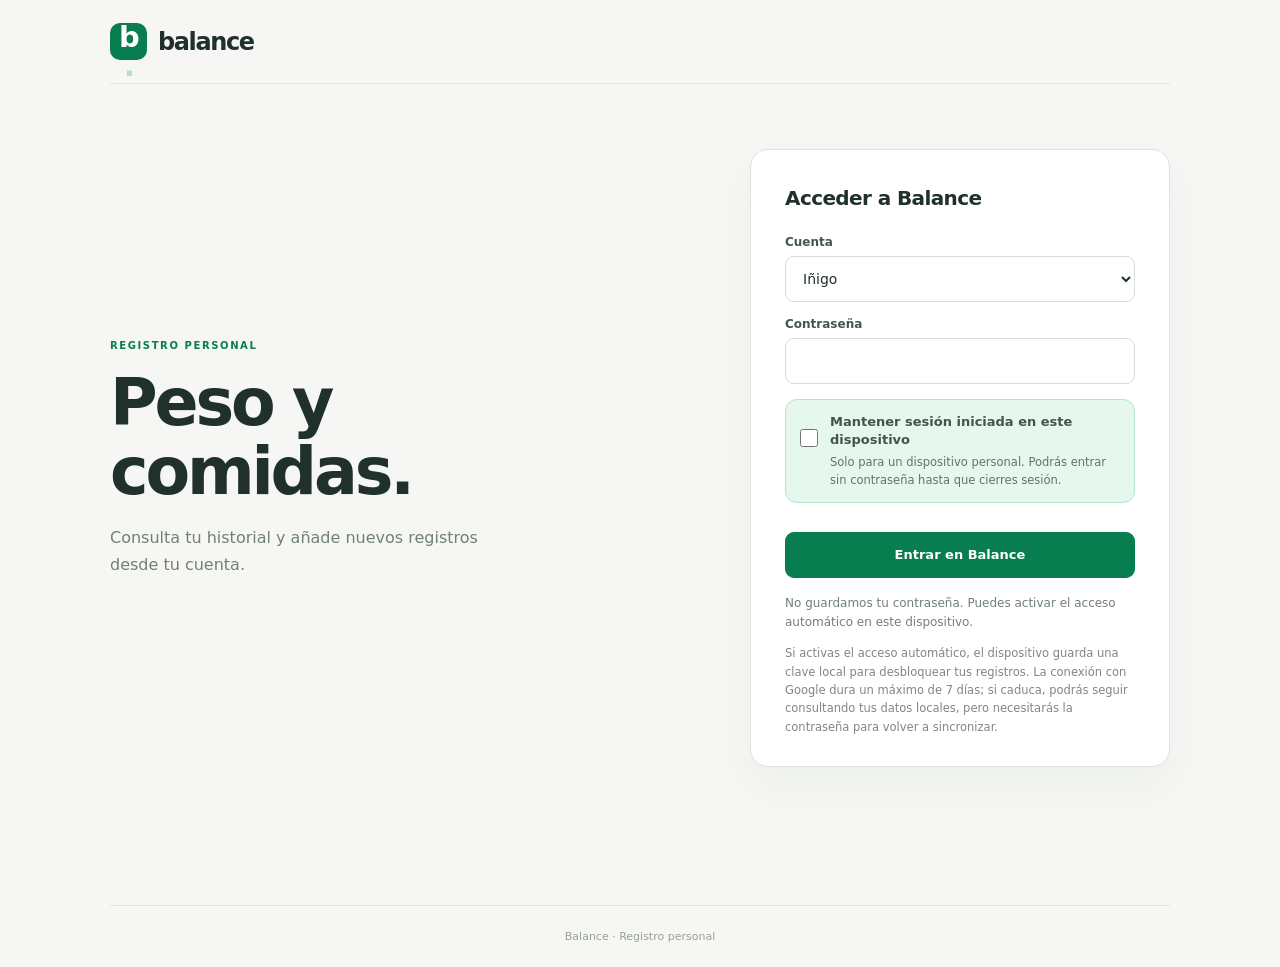
<file: index.html>
<!doctype html>
<html lang="es">
<head>
  <meta charset="utf-8">
  <meta name="viewport" content="width=device-width, initial-scale=1, viewport-fit=cover">
  <meta name="theme-color" content="#f6f7f4">
  <meta name="color-scheme" content="light">
  <meta name="apple-mobile-web-app-capable" content="yes">
  <meta name="apple-mobile-web-app-title" content="Balance">
  <meta name="description" content="Balance: registro privado de peso y comidas.">
  <link rel="icon" type="image/svg+xml" href="./icon.svg">
  <link rel="manifest" href="./manifest.webmanifest">
  <link rel="stylesheet" href="./styles.css">
  <title>Balance · Seguimiento personal</title>
</head>
<body>
  <div class="shell">
    <header class="topbar">
      <button class="brand brand-button" id="brand-home" type="button" aria-label="Ir a Peso">
        <span class="brand-mark" aria-hidden="true">b<span class="brand-dot">.</span></span>
        <span>balance</span>
      </button>
      <div class="user-actions" id="user-actions" hidden>
        <button type="button" class="user-trigger" id="user-menu-trigger"
          aria-haspopup="true" aria-expanded="false" aria-controls="user-menu-panel">
          <span class="user-avatar" id="account-avatar" aria-hidden="true">I</span>
          <span id="account-label">Cuenta</span>
          <span class="user-chevron" aria-hidden="true">⌄</span>
        </button>
        <div class="user-menu-panel" id="user-menu-panel" hidden>
          <button type="button" class="user-menu-item" id="open-settings">Ajustes</button>
          <button type="button" class="user-menu-item" id="sync-now">Sincronizar ahora</button>
          <div class="user-menu-divider" role="separator"></div>
          <button type="button" class="user-menu-item user-menu-exit" id="logout">Cerrar sesión</button>
        </div>
      </div>
    </header>


    <section class="login-screen" id="login-screen">
      <div class="login-intro">
        <span class="eyebrow">REGISTRO PERSONAL</span>
        <h1>Peso y comidas.</h1>
        <p>Consulta tu historial y añade nuevos registros desde tu cuenta.</p>
      </div>
      <form id="login-form" class="panel login-panel form-stack">
        <h2>Acceder a Balance</h2>
        <label for="login-user">Cuenta</label>
        <select id="login-user" required>
          <option value="inigo">Iñigo</option>
          <option value="clara">Clara</option>
        </select>
        <label for="login-password">Contraseña</label>
        <input id="login-password" type="password" autocomplete="current-password" minlength="14" maxlength="200" required>
        <label class="remember-login" for="remember-device">
          <input id="remember-device" type="checkbox">
          <span><strong>Mantener sesión iniciada en este dispositivo</strong>
          <small>Solo para un dispositivo personal. Podrás entrar sin contraseña hasta que cierres sesión.</small></span>
        </label>
        <button id="login-submit" type="submit" class="primary-button">Entrar en Balance</button>
        <div id="login-status" class="backend-status" role="status" aria-live="polite">No guardamos tu contraseña. Puedes activar el acceso automático en este dispositivo.</div>
        <p class="field-hint">Si activas el acceso automático, el dispositivo guarda una clave local para desbloquear tus registros. La conexión con Google dura un máximo de 7 días; si caduca, podrás seguir consultando tus datos locales, pero necesitarás la contraseña para volver a sincronizar.</p>
      </form>
    </section>

    <nav class="main-nav" aria-label="Secciones" hidden>
      <button type="button" class="nav-item active" data-route="peso" aria-current="page">Peso</button>
      <button type="button" class="nav-item" data-route="comidas">Comidas</button>
    </nav>

    <main id="main-content" hidden>
      <section class="view" data-view="peso">
        <div class="page-head">
          <span class="eyebrow">SEGUIMIENTO</span>
          <div class="page-head-line"><h1>Peso</h1><button type="button" class="calendar-launch" id="open-calendar-weight"><span aria-hidden="true">▦</span> Calendario</button></div>
          <p>Consulta la evolución, tus medidas y los registros por día.</p>
        </div>
        <div class="weight-summary" aria-label="Resumen de peso">
          <div class="weight-summary-item weight-summary-primary">
            <span>Último peso</span>
            <strong id="metric-weight">—</strong>
            <small id="metric-weight-date">Aún no hay registros</small>
          </div>
          <div class="weight-summary-item">
            <span>Objetivo</span>
            <strong id="metric-goal">—</strong>
            <small id="metric-goal-info">Puedes definirlo en Ajustes</small>
          </div>
        </div>
        <div class="health-overview" aria-label="Indicadores de peso">
          <div class="health-item" id="health-bmi">
            <span>IMC</span>
            <strong id="metric-bmi">—</strong>
            <small id="metric-height">Configura la altura en Ajustes</small>
          </div>
          <div class="health-item" id="health-classification">
            <span>Clasificación</span>
            <strong class="health-label" id="metric-bmi-status">—</strong>
            <small id="metric-bmi-note">Orientativa para adultos</small>
          </div>
          <div class="health-item" id="health-change">
            <span>Último cambio</span>
            <strong id="metric-change">—</strong>
            <small>Respecto al pesaje anterior</small>
          </div>
          <div class="health-item" id="health-avg7">
            <span>Media de 7 días</span>
            <strong id="metric-avg7">—</strong>
            <small>Solo días con pesajes</small>
          </div>
        </div>
        <div id="period-compare" class="period-compare" aria-live="polite"></div>
        <article id="progress-card" class="panel progress-panel" hidden>
          <div class="section-title"><h2>Tu progreso</h2><span id="progress-status"></span></div>
          <div class="progress-track"><div id="progress-fill" class="progress-fill"></div></div>
          <p id="progress-copy" class="field-hint"></p>
        </article>
        <div class="content-grid weight-content-grid">
          <article class="panel">
            <h2 id="weight-form-title">Nuevo pesaje</h2>
            <form id="weight-form" class="form-stack">
              <div class="date-field-header">
                <label for="weight-date">Fecha</label>
                <button type="button" class="date-today" id="weight-today">Hoy</button>
              </div>
              <input id="weight-date" name="date" type="date" required>
              <label for="weight-value">Peso (kg)</label>
              <input id="weight-value" name="value" type="number" step="0.1" min="15" max="500" placeholder="Ej.: 75,2" inputmode="decimal" required>
              <button type="submit" class="primary-button" id="weight-submit">Guardar peso</button>
              <button type="button" class="text-button" id="weight-cancel" hidden>Cancelar edición</button>
            </form>
          </article>
          <article class="panel graph-panel">
            <div class="section-title chart-header">
              <div><h2>Evolución</h2><span id="weight-trend">Sin datos</span></div>
              <label class="chart-period-label" for="chart-period">
                <span class="visually-hidden">Periodo de la gráfica</span>
                <select id="chart-period">
                  <option value="30">30 días</option>
                  <option value="90" selected>90 días</option>
                  <option value="365">1 año</option>
                  <option value="all">Todo</option>
                </select>
              </label>
            </div>
            <div id="weight-chart" class="chart-container"><p class="empty-state">Aquí aparecerá tu gráfica cuando registres pesajes.</p></div>
            <div class="chart-legend"><span class="legend-actual">Pesajes</span><span class="legend-trend">Tendencia (7 días)</span><span class="legend-target">Objetivo</span></div>
            <div id="chart-point-detail" class="chart-point-detail" role="status" aria-live="polite"></div>
          </article>
        </div>
        <article class="panel measures-panel">
          <div class="section-title"><h2>Medidas corporales</h2></div>
          <p class="field-hint">Registra cintura, cadera, pecho o brazo, solo cuando quieras.</p>
          <div class="measure-chart-controls">
            <label for="measure-chart-kind">Evolución de <select id="measure-chart-kind">
              <option value="waistCm">Cintura</option><option value="hipCm">Cadera</option>
              <option value="chestCm">Pecho</option><option value="armCm">Brazo</option>
            </select></label>
            <span id="measure-chart-change"></span>
          </div>
          <div id="measure-chart" class="measure-chart" role="img" aria-label="Evolución de las medidas corporales"></div>
          <div id="measure-list" class="record-list"></div>
        </article>
        <article class="panel measure-editor-holder">
          <h2 id="measure-form-title">Registrar medidas</h2>
          <form id="measure-form" class="form-stack">
            <div class="date-field-header"><label for="measure-date">Fecha</label><button type="button" id="measure-today" class="date-today">Hoy</button></div>
            <input type="date" id="measure-date" required>
            <div class="measure-fields">
              <label>Cintura (cm)<input id="measure-waist" type="number" inputmode="decimal" min="10" max="250" step="0.1" placeholder="Opcional"></label>
              <label>Cadera (cm)<input id="measure-hip" type="number" inputmode="decimal" min="10" max="250" step="0.1" placeholder="Opcional"></label>
              <label>Pecho (cm)<input id="measure-chest" type="number" inputmode="decimal" min="10" max="250" step="0.1" placeholder="Opcional"></label>
              <label>Brazo (cm)<input id="measure-arm" type="number" inputmode="decimal" min="10" max="250" step="0.1" placeholder="Opcional"></label>
            </div>
            <label for="measure-notes">Observaciones <span class="optional">(opcional)</span></label>
            <textarea id="measure-notes" maxlength="400" rows="2" placeholder="Algo que quieras recordar"></textarea>
            <p id="extras-support-measure" class="field-hint" hidden></p>
            <button type="submit" id="measure-submit" class="primary-button">Guardar medidas</button>
          </form>
        </article>
        <article class="panel record-panel">
          <div class="section-title"><h2>Historial</h2><span id="weight-count">0 registros</span></div>
          <div id="weight-list" class="record-list"></div>
        </article>
      </section>

      <section class="view" data-view="comidas" hidden>
        <div class="page-head">
          <span class="eyebrow">DIARIO</span>
          <div class="page-head-line"><h1>Comidas</h1><button type="button" class="calendar-launch" id="open-calendar-meal"><span aria-hidden="true">▦</span> Calendario</button></div>
          <p>Consulta tu diario y organiza las comidas por fecha.</p>
        </div>
        <div class="content-grid meal-content-grid">
          <article class="panel">
            <h2 id="meal-form-title">Nueva comida</h2>
            <form id="meal-form" class="form-stack">
              <div class="date-field-header">
                <label for="meal-date">Fecha</label>
                <button type="button" class="date-today" id="meal-today">Hoy</button>
              </div>
              <input id="meal-date" name="date" type="date" required>
              <label for="meal-type">Tipo de comida</label>
              <select id="meal-type" name="type" required>
                <option>Desayuno</option><option>Media mañana</option><option>Comida</option><option>Merienda</option><option>Cena</option><option>Otro</option>
              </select>
              <label for="meal-description">¿Qué has comido?</label>
              <textarea id="meal-description" name="description" rows="3" maxlength="400" placeholder="Ej.: Pasta con verduras y fruta" required></textarea>
              <label for="meal-notes">Observaciones <span class="optional">(opcional)</span></label>
              <textarea id="meal-notes" name="notes" rows="2" maxlength="600" placeholder="Algo que quieras recordar"></textarea>
              <button type="submit" class="primary-button" id="meal-submit">Guardar comida</button>
              <button type="button" class="text-button" id="meal-cancel" hidden>Cancelar edición</button>
            </form>
          </article>
          <article class="panel record-panel">
            <div class="section-title history-heading">
              <div><h2>Historial</h2><span id="meal-count">0 registros</span></div>
              <label class="meal-filter-label" for="meal-filter">
                <span class="visually-hidden">Filtrar comidas</span>
                <select id="meal-filter">
                  <option value="all">Todas</option>
                  <option value="Desayuno">Desayuno</option>
                  <option value="Media mañana">Media mañana</option>
                  <option value="Comida">Comida</option>
                  <option value="Merienda">Merienda</option>
                  <option value="Cena">Cena</option>
                  <option value="Otro">Otro</option>
                </select>
              </label>
            </div>
            <label for="meal-search" class="meal-search-label"><span class="visually-hidden">Buscar comidas</span>
              <input type="search" id="meal-search" placeholder="Buscar comidas por nombre o notas…" autocomplete="off" maxlength="120">
            </label>
            <div id="meal-list" class="record-list"></div>
          </article>
        </div>
      </section>

      <section class="view" data-view="ajustes" hidden>
  <div id="settings-home">
    <button type="button" class="back-button" id="settings-back">← Volver</button>
    <div class="page-head">
      <span class="eyebrow">TU CUENTA</span>
      <h1>Ajustes</h1>
      <p>Personaliza Balance y gestiona la información de tu cuenta.</p>
    </div>
    <div class="settings-directory">
      <section class="settings-category" aria-labelledby="settings-personal-title">
        <h2 id="settings-personal-title" class="settings-category-title">Personalización y seguimiento</h2>
        <div class="settings-links">
          <button type="button" class="settings-link" data-settings-target="apariencia" aria-label="Apariencia">
  <span class="settings-link-icon" aria-hidden="true"><svg viewBox="0 0 24 24" fill="none" stroke="currentColor" stroke-width="1.8" stroke-linecap="round" stroke-linejoin="round"><circle cx="11.5" cy="12" r="8.3"/><path d="M16 16.5c-1.1-1-2.1-.5-2.5.4-.4.9-1.3 1.4-2.3.8"/><circle cx="8" cy="9" r=".7"/><circle cx="12" cy="7.4" r=".7"/><circle cx="16" cy="10" r=".7"/></svg></span>
  <span class="settings-link-copy"><strong>Apariencia</strong><small>Colores de la aplicación</small></span>
  <span class="settings-link-arrow" aria-hidden="true">›</span>
</button>
          <button type="button" class="settings-link" data-settings-target="visualizacion" aria-label="Indicadores visibles">
  <span class="settings-link-icon" aria-hidden="true"><svg viewBox="0 0 24 24" fill="none" stroke="currentColor" stroke-width="1.8" stroke-linecap="round" stroke-linejoin="round"><path d="M4 7h16M4 12h16M4 17h16"/><circle cx="9" cy="7" r="2" fill="currentColor"/><circle cx="15" cy="12" r="2" fill="currentColor"/></svg></span>
  <span class="settings-link-copy"><strong>Indicadores visibles</strong><small>Personaliza el resumen de Peso</small></span>
  <span class="settings-link-arrow" aria-hidden="true">›</span>
</button>
          <button type="button" class="settings-link" data-settings-target="personales" aria-label="Datos personales">
  <span class="settings-link-icon" aria-hidden="true"><svg viewBox="0 0 24 24" fill="none" stroke="currentColor" stroke-width="1.8" stroke-linecap="round" stroke-linejoin="round"><circle cx="12" cy="8" r="3.4"/><path d="M5.2 20a6.8 6.8 0 0 1 13.6 0"/></svg></span>
  <span class="settings-link-copy"><strong>Datos personales</strong><small>Altura y fecha de nacimiento</small></span>
  <span class="settings-link-arrow" aria-hidden="true">›</span>
</button>
          <button type="button" class="settings-link" data-settings-target="objetivo" aria-label="Objetivo de peso">
  <span class="settings-link-icon" aria-hidden="true"><svg viewBox="0 0 24 24" fill="none" stroke="currentColor" stroke-width="1.8" stroke-linecap="round" stroke-linejoin="round"><circle cx="12" cy="12" r="8.5"/><circle cx="12" cy="12" r="4.5"/><circle cx="12" cy="12" r="1"/></svg></span>
  <span class="settings-link-copy"><strong>Objetivo de peso</strong><small>Consulta o cambia tu objetivo</small></span>
  <span class="settings-link-arrow" aria-hidden="true">›</span>
</button>
        </div>
      </section>
      <section class="settings-category" aria-labelledby="settings-data-title">
        <h2 id="settings-data-title" class="settings-category-title">Datos y privacidad</h2>
        <div class="settings-links">
          <button type="button" class="settings-link" data-settings-target="recordatorios" aria-label="Recordatorios">
  <span class="settings-link-icon" aria-hidden="true"><svg viewBox="0 0 24 24" fill="none" stroke="currentColor" stroke-width="1.8" stroke-linecap="round" stroke-linejoin="round"><path d="M18 8a6 6 0 0 0-12 0c0 7-3 7-3 9h18c0-2-3-2-3-9M10 21h4"/></svg></span>
  <span class="settings-link-copy"><strong>Recordatorios</strong><small>Avisos opcionales dentro de Balance</small></span>
  <span class="settings-link-arrow" aria-hidden="true">›</span>
</button>
          <button type="button" class="settings-link" data-settings-target="sincronizacion" aria-label="Sincronización">
  <span class="settings-link-icon" aria-hidden="true"><svg viewBox="0 0 24 24" fill="none" stroke="currentColor" stroke-width="1.8" stroke-linecap="round" stroke-linejoin="round"><path d="M20 7v4h-4"/><path d="M4 17v-4h4"/><path d="M5.8 9a7.5 7.5 0 0 1 12.6-2L20 11"/><path d="M4 13l1.6 4a7.5 7.5 0 0 0 12.6-2"/></svg></span>
  <span class="settings-link-copy"><strong>Sincronización</strong><small>Estado de conexión y guardado</small></span>
  <span class="settings-link-arrow" aria-hidden="true">›</span>
</button>
          <button type="button" class="settings-link" data-settings-target="exportacion" aria-label="Exportar datos">
  <span class="settings-link-icon" aria-hidden="true"><svg viewBox="0 0 24 24" fill="none" stroke="currentColor" stroke-width="1.8" stroke-linecap="round" stroke-linejoin="round"><path d="M12 3v12m0 0 4-4m-4 4-4-4"/><path d="M4 16v3a2 2 0 0 0 2 2h12a2 2 0 0 0 2-2v-3"/></svg></span>
  <span class="settings-link-copy"><strong>Exportar datos</strong><small>Descarga una copia de tus registros</small></span>
  <span class="settings-link-arrow" aria-hidden="true">›</span>
</button>
        </div>
      </section>
    </div>
  </div>
  <div id="settings-detail" hidden>
    <button type="button" class="back-button" id="settings-section-back">← Ajustes</button>
    <div class="page-head">
      <span class="eyebrow" id="settings-detail-kicker">TU CUENTA</span>
      <h1 id="settings-detail-title" tabindex="-1">Ajustes</h1>
      <p id="settings-detail-description"></p>
    </div>
    <article data-settings-panel="apariencia" hidden class="panel settings-panel appearance-settings">
          <p class="appearance-description">Elige el color de Balance. Puedes cambiarlo cuando quieras.</p>
          <div id="theme-options" class="theme-options" role="group" aria-label="Color de la aplicación"></div>
          <p id="theme-choice-status" class="theme-choice-status" role="status" aria-live="polite">Verde seleccionado</p>
          <p class="field-hint">Se guarda para esta cuenta en este dispositivo. No modifica tus registros.</p>
        </article>
    <article data-settings-panel="visualizacion" hidden class="panel settings-panel">
      <h2>En la pantalla Peso</h2>
      <p class="field-hint">Marca los indicadores que quieres consultar. Cada cuenta conserva su configuración en este navegador.</p>
      <div class="settings-toggles">
        <label><input type="checkbox" id="show-bmi" checked> Índice de masa corporal (IMC)</label>
        <label><input type="checkbox" id="show-classification" checked> Clasificación del IMC</label>
        <label><input type="checkbox" id="show-change" checked> Último cambio de peso</label>
        <label><input type="checkbox" id="show-average" checked> Media de 7 días</label>
        <label><input type="checkbox" id="show-progress" checked> Progreso hacia el objetivo</label>
      </div>
    </article>
    <article data-settings-panel="personales" hidden class="panel settings-panel">
          <form id="profile-form" class="form-stack">
            <label for="profile-height">Altura (cm)</label>
            <input id="profile-height" type="number" min="90" max="250" step="0.1" inputmode="decimal" placeholder="Ej.: 170">
            <label for="profile-birth-date">Fecha de nacimiento</label>
            <input id="profile-birth-date" type="date" min="1900-01-01">
            <p class="profile-age" id="profile-age">Edad: sin configurar</p>
            <button id="profile-submit" type="submit" class="primary-button">Guardar datos personales</button>
            <p id="profile-support-status" class="field-hint">Los datos se sincronizan con tu cuenta.</p>
          </form>
        </article>
    <article data-settings-panel="objetivo" hidden class="panel settings-panel">
          <form id="goal-form" class="form-stack">
            <label for="goal-value">Peso objetivo (kg)</label>
            <input id="goal-value" name="goal" type="number" step="0.1" min="15" max="500" placeholder="Ej.: 70,0" inputmode="decimal">
            <p class="field-hint">Deja el campo vacío para quitar el objetivo.</p>
            <button type="submit" class="primary-button">Guardar objetivo</button>
          </form>
        </article>
    <article data-settings-panel="recordatorios" hidden class="panel settings-panel">
      <h2>Recordatorio de peso</h2>
      <p class="field-hint">Aparecerá un aviso al abrir Balance después de la hora elegida. No son notificaciones programadas con la aplicación cerrada.</p>
      <form id="reminder-form" class="form-stack">
        <label for="reminder-frequency">Frecuencia</label>
        <select id="reminder-frequency"><option value="off">Desactivado</option><option value="daily">Cada día</option><option value="weekly">Una vez a la semana</option></select>
        <label for="reminder-weekday">Día de la semana</label>
        <select id="reminder-weekday"><option value="1">Lunes</option><option value="2">Martes</option><option value="3">Miércoles</option><option value="4">Jueves</option><option value="5">Viernes</option><option value="6">Sábado</option><option value="0">Domingo</option></select>
        <label for="reminder-time">Hora</label>
        <input id="reminder-time" type="time" value="09:00">
        <button type="submit" class="primary-button">Guardar recordatorio</button>
        <p id="reminder-status" class="field-hint"></p>
      </form>
    </article>
    <article data-settings-panel="sincronizacion" hidden class="panel settings-panel">
          <p id="sync-last-confirmed" class="last-confirmed">Aún no se ha confirmado una sincronización en este dispositivo.</p>
          <div id="sync-status" class="backend-status" role="status" aria-live="polite">Se comprobará al iniciar sesión.</div>
          <p id="sync-pending-count" class="field-hint">0 cambios pendientes.</p>
          <div id="sync-conflicts" class="sync-conflicts"></div>
          <p class="field-hint">Los cambios se guardan primero en el dispositivo. Los pendientes se envían al volver a iniciar sesión con conexión.</p>
        </article>
    <article data-settings-panel="exportacion" hidden class="panel settings-panel">
          <p class="muted">Puedes guardar una copia de tus registros. El archivo exportado no está cifrado.</p>
          <div class="export-actions"><button id="export-data" class="secondary-button" type="button">Exportar JSON</button><button id="export-csv" class="secondary-button" type="button">Exportar CSV</button></div>
          <p class="field-hint">Contiene los registros de esta cuenta. Guárdalo en un lugar privado.</p>
          <div class="import-section">
            <h2>Importar copia JSON</h2>
            <p class="field-hint">Se comprueba la cuenta y cada registro. Solo se incorporan identificadores que no existan ya; los actuales no se sobrescriben.</p>
            <label for="import-file" class="field-hint">Selecciona una copia de Balance</label>
            <input id="import-file" type="file" accept=".json,application/json">
            <div id="import-preview" class="import-preview" role="status" aria-live="polite"></div>
            <button type="button" class="secondary-button" id="import-confirm" disabled>Importar registros comprobados</button>
          </div>
        </article>
  </div>
</section>
    </main>
    <footer>Balance · Registro personal</footer>
  </div>
  <button type="button" id="fab-add" class="fab-add" aria-label="Añadir registro" aria-haspopup="dialog" hidden>
    <span aria-hidden="true">+</span>
  </button>
  <div class="composer-overlay" id="composer-overlay" hidden>
    <div class="composer-backdrop" id="composer-backdrop" aria-hidden="true"></div>
    <section class="composer-sheet" id="composer-sheet" role="dialog" aria-modal="true" aria-labelledby="composer-heading" tabindex="-1">
      <div class="composer-handle" aria-hidden="true"></div>
      <div class="composer-topbar">
        <h2 id="composer-heading">Nuevo registro</h2>
        <button type="button" id="composer-close" class="composer-close" aria-label="Cerrar">×</button>
      </div>
      <div class="composer-content">
        <div id="composer-menu" class="composer-menu">
          <button type="button" class="composer-choice" id="composer-select-weight">
            <span class="composer-choice-icon" aria-hidden="true"><svg width="25" height="25" viewBox="0 0 24 24" fill="none" stroke="currentColor" stroke-width="1.7" stroke-linecap="round" stroke-linejoin="round"><rect x="4" y="3" width="16" height="18" rx="3"/><path d="M8 9a4 4 0 0 1 8 0"/><path d="M12 9l2-2"/></svg></span>
            <span><strong>Registrar peso</strong><small>Añadir un pesaje al historial</small></span>
            <span aria-hidden="true" class="composer-choice-chevron">›</span>
          </button>
          <button type="button" class="composer-choice" id="composer-select-meal">
            <span class="composer-choice-icon" aria-hidden="true"><svg width="25" height="25" viewBox="0 0 24 24" fill="none" stroke="currentColor" stroke-width="1.7" stroke-linecap="round" stroke-linejoin="round"><path d="M4 3v7a3 3 0 0 0 6 0V3M7 3v18M17 3c-2 3-3 6-3 10h5V3M17 13v8"/></svg></span>
            <span><strong>Registrar comida</strong><small>Guardar una comida de hoy u otro día</small></span>
            <span aria-hidden="true" class="composer-choice-chevron">›</span>
          </button>
          <button type="button" class="composer-choice" id="composer-select-measure">
            <span class="composer-choice-icon" aria-hidden="true">
              <svg width="25" height="25" viewBox="0 0 24 24" fill="none" stroke="currentColor" stroke-width="1.7" stroke-linecap="round" stroke-linejoin="round">
                <path d="M5 5h14v14H5z" rx="2"/>
                <path d="M9 5v4M13 5v3M17 5v4M5 12h4M5 16h3"/>
              </svg>
            </span>
            <span><strong>Registrar medidas</strong><small>Cintura, cadera, pecho y brazo</small></span>
            <span aria-hidden="true" class="composer-choice-chevron">›</span>
          </button>
        </div>
        <div id="composer-weight-slot" hidden></div>
        <div id="composer-meal-slot" hidden>
          <div class="meal-suggestions" id="meal-suggestions" hidden>
            <h3>Recientes y frecuentes</h3>
            <div id="meal-suggestions-list" class="meal-suggestions-list"></div>
          </div>
        </div>
        <div id="composer-measure-slot" hidden></div>
      </div>
    </section>
  </div>
  <div class="calendar-overlay" id="calendar-overlay" hidden>
    <div class="calendar-backdrop" id="calendar-backdrop"></div>
    <section class="calendar-dialog" id="calendar-dialog" role="dialog" aria-modal="true" aria-labelledby="calendar-title" tabindex="-1">
      <div class="calendar-top"><div><span class="eyebrow">TU DIARIO</span><h2 id="calendar-title">Calendario</h2></div><button type="button" class="composer-close" id="calendar-close" aria-label="Cerrar">×</button></div>
      <div class="calendar-nav"><button type="button" id="calendar-prev" aria-label="Mes anterior">‹</button><strong id="calendar-month"></strong><button type="button" id="calendar-next" aria-label="Mes siguiente">›</button></div>
      <div id="calendar-grid" class="calendar-grid" role="group" aria-label="Días del mes"></div>
      <div class="calendar-monthly">
        <h3>Resumen del mes</h3><div id="calendar-monthly-stats" class="calendar-stats"></div>
      </div>
      <section class="calendar-day-details" aria-labelledby="calendar-day-title">
        <h3 id="calendar-day-title">Registros del día</h3>
        <div id="calendar-day-records"></div>
        <div class="calendar-quick-actions" aria-label="Añadir registro en esta fecha">
          <button type="button" id="calendar-add-weight">+ Peso</button>
          <button type="button" id="calendar-add-meal">+ Comida</button>
          <button type="button" id="calendar-add-measure">+ Medidas</button>
        </div>
        <form id="daily-note-form" class="form-stack">
          <label for="daily-note-text">Nota del día <span class="optional">(opcional)</span></label>
          <textarea id="daily-note-text" rows="3" maxlength="1000" placeholder="¿Qué quieres recordar de este día?"></textarea>
          <p id="extras-support-note" class="field-hint" hidden></p>
          <button type="submit" class="secondary-button" id="daily-note-save">Guardar nota del día</button>
        </form>
      </section>
    </section>
  </div>
  <div id="toast" class="toast" role="status" aria-live="polite" hidden></div>
  <script type="module" src="./private-app.js"></script>
</body>
</html>
</file>
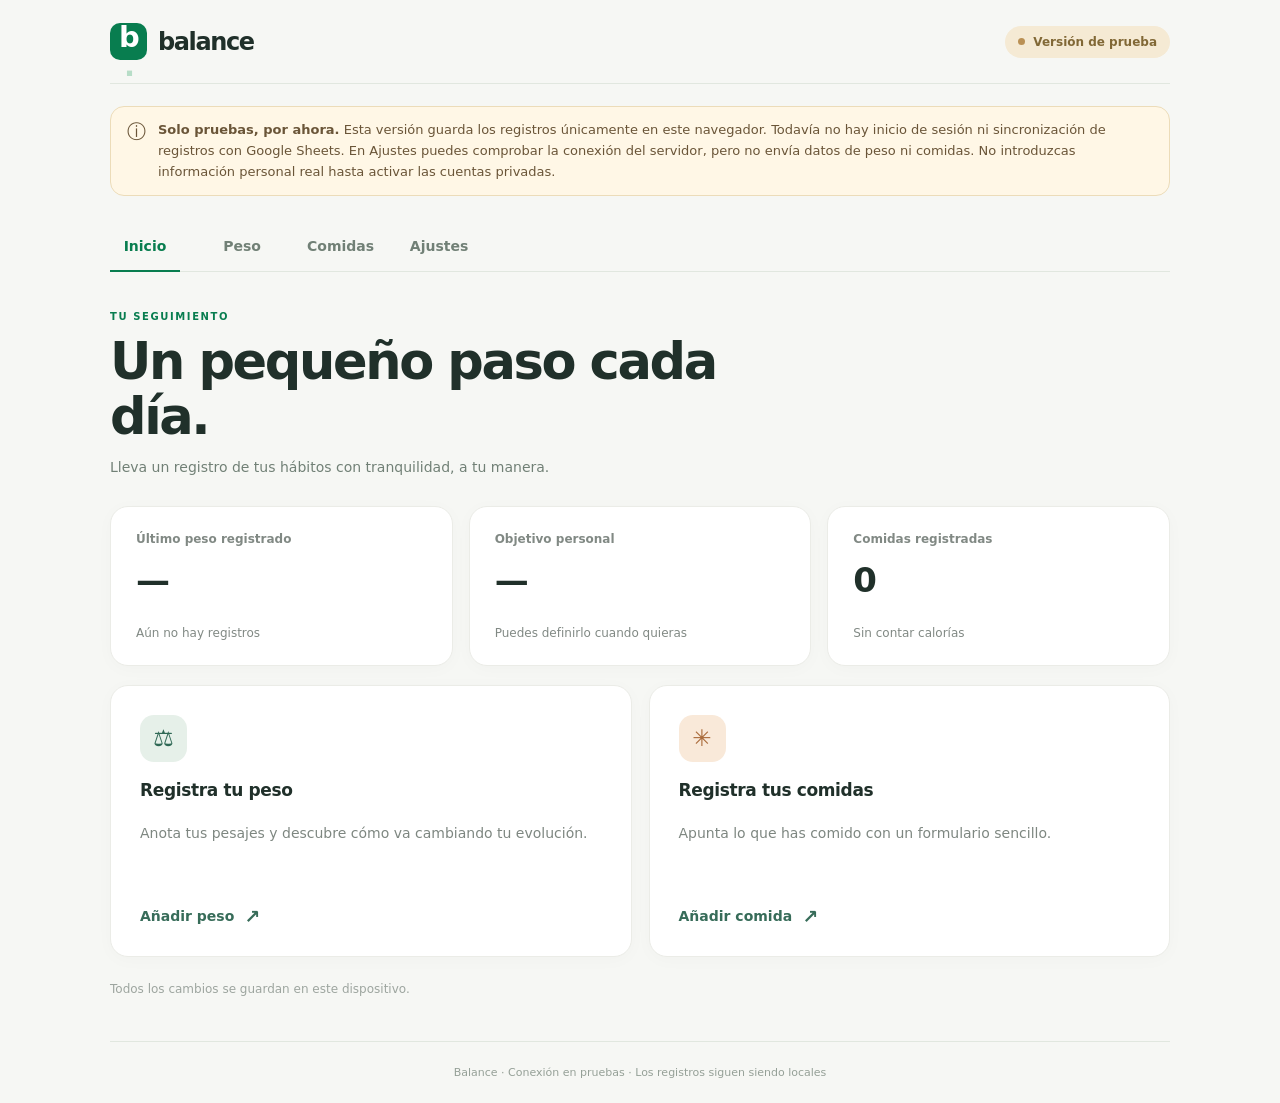
<file: demo.html>
<!doctype html>
<html lang="es">
<head>
  <meta charset="utf-8">
  <meta name="viewport" content="width=device-width, initial-scale=1, viewport-fit=cover">
  <meta name="theme-color" content="#faf9f6">
  <meta name="description" content="Balance: seguimiento personal de peso y comidas.">
  <link rel="icon" type="image/svg+xml" href="./icon.svg">
  <link rel="manifest" href="./manifest.webmanifest">
  <link rel="stylesheet" href="./styles.css">
  <title>Balance · Seguimiento personal</title>
</head>
<body>
  <div class="shell">
    <header class="topbar">
      <a class="brand" href="./" aria-label="Balance, inicio">
        <span class="brand-mark" aria-hidden="true">b<span class="brand-dot">.</span></span>
        <span>balance</span>
      </a>
      <span class="environment"><span class="environment-dot"></span> Versión de prueba</span>
    </header>

    <div class="privacy-note" role="note">
      <span aria-hidden="true">ⓘ</span>
      <div><strong>Solo pruebas, por ahora.</strong> Esta versión guarda los registros únicamente en este navegador. Todavía no hay inicio de sesión ni sincronización de registros con Google Sheets. En Ajustes puedes comprobar la conexión del servidor, pero no envía datos de peso ni comidas. No introduzcas información personal real hasta activar las cuentas privadas.</div>
    </div>

    <nav class="main-nav" aria-label="Secciones">
      <button type="button" class="nav-item active" data-route="inicio" aria-current="page">Inicio</button>
      <button type="button" class="nav-item" data-route="peso">Peso</button>
      <button type="button" class="nav-item" data-route="comidas">Comidas</button>
      <button type="button" class="nav-item" data-route="objetivo">Ajustes</button>
    </nav>

    <main id="main-content">
      <section class="view" data-view="inicio">
        <div class="page-head">
          <span class="eyebrow">TU SEGUIMIENTO</span>
          <h1>Un pequeño paso cada día.</h1>
          <p>Lleva un registro de tus hábitos con tranquilidad, a tu manera.</p>
        </div>
        <div class="stats-grid">
          <article class="stat-card">
            <span class="stat-label">Último peso registrado</span>
            <strong id="metric-weight" class="stat-value">—</strong>
            <span id="metric-weight-date" class="stat-helper">Aún no hay registros</span>
          </article>
          <article class="stat-card">
            <span class="stat-label">Objetivo personal</span>
            <strong id="metric-goal" class="stat-value">—</strong>
            <span id="metric-goal-info" class="stat-helper">Puedes definirlo cuando quieras</span>
          </article>
          <article class="stat-card">
            <span class="stat-label">Comidas registradas</span>
            <strong id="metric-meals" class="stat-value">0</strong>
            <span class="stat-helper">Sin contar calorías</span>
          </article>
        </div>
        <div class="feature-grid">
          <article class="feature-card">
            <span class="feature-icon weight-icon" aria-hidden="true">⚖</span>
            <h2>Registra tu peso</h2>
            <p>Anota tus pesajes y descubre cómo va cambiando tu evolución.</p>
            <button class="action-button" type="button" data-route="peso">Añadir peso <span aria-hidden="true">↗</span></button>
          </article>
          <article class="feature-card">
            <span class="feature-icon meal-icon" aria-hidden="true">✳</span>
            <h2>Registra tus comidas</h2>
            <p>Apunta lo que has comido con un formulario sencillo.</p>
            <button class="action-button" type="button" data-route="comidas">Añadir comida <span aria-hidden="true">↗</span></button>
          </article>
        </div>
        <div class="storage-hint" id="local-count">Todos los cambios se guardan en este dispositivo.</div>
      </section>

      <section class="view" data-view="peso" hidden>
        <div class="page-head">
          <span class="eyebrow">SEGUIMIENTO</span>
          <h1>Tu peso, con perspectiva.</h1>
          <p>Registra los datos y observa la tendencia sin obsesionarte con los cambios diarios.</p>
        </div>
        <div class="content-grid">
          <article class="panel">
            <h2 id="weight-form-title">Añadir un pesaje</h2>
            <form id="weight-form" class="form-stack">
              <label for="weight-date">Fecha</label>
              <input id="weight-date" name="date" type="date" required>
              <label for="weight-value">Peso (kg)</label>
              <input id="weight-value" name="value" type="number" step="0.1" min="15" max="500" placeholder="Ej.: 75,2" inputmode="decimal" required>
              <button type="submit" class="primary-button" id="weight-submit">Guardar peso</button>
              <button type="button" class="text-button" id="weight-cancel" hidden>Cancelar edición</button>
            </form>
          </article>
          <article class="panel graph-panel">
            <div class="section-title"><h2>Evolución</h2><span id="weight-trend">Sin datos</span></div>
            <div id="weight-chart" class="chart-container"><p class="empty-state">Aquí aparecerá tu gráfica cuando registres pesajes.</p></div>
          </article>
        </div>
        <article class="panel record-panel">
          <div class="section-title"><h2>Historial de pesajes</h2><span id="weight-count">0 registros</span></div>
          <div id="weight-list" class="record-list"></div>
        </article>
      </section>

      <section class="view" data-view="comidas" hidden>
        <div class="page-head">
          <span class="eyebrow">HÁBITOS</span>
          <h1>Lo que comes, sin cálculos.</h1>
          <p>Un registro sencillo de tus comidas. Sin calorías ni cantidades obligatorias.</p>
        </div>
        <div class="content-grid">
          <article class="panel">
            <h2 id="meal-form-title">Añadir una comida</h2>
            <form id="meal-form" class="form-stack">
              <label for="meal-date">Fecha</label>
              <input id="meal-date" name="date" type="date" required>
              <label for="meal-type">Tipo de comida</label>
              <select id="meal-type" name="type" required>
                <option>Desayuno</option><option>Media mañana</option><option>Comida</option><option>Merienda</option><option>Cena</option><option>Otro</option>
              </select>
              <label for="meal-description">¿Qué has comido?</label>
              <textarea id="meal-description" name="description" rows="3" maxlength="400" placeholder="Ej.: Pasta con verduras y fruta" required></textarea>
              <label for="meal-notes">Observaciones <span class="optional">(opcional)</span></label>
              <textarea id="meal-notes" name="notes" rows="2" maxlength="600" placeholder="Algo que quieras recordar"></textarea>
              <button type="submit" class="primary-button" id="meal-submit">Guardar comida</button>
              <button type="button" class="text-button" id="meal-cancel" hidden>Cancelar edición</button>
            </form>
          </article>
          <article class="panel record-panel">
            <div class="section-title"><h2>Historial de comidas</h2><span id="meal-count">0 registros</span></div>
            <div id="meal-list" class="record-list"></div>
          </article>
        </div>
      </section>

      <section class="view" data-view="objetivo" hidden>
        <div class="page-head">
          <span class="eyebrow">CONFIGURACIÓN PERSONAL</span>
          <h1>Tu objetivo, a tu medida.</h1>
          <p>Puedes establecer un objetivo de referencia y cambiarlo en cualquier momento.</p>
        </div>
        <article class="panel settings-panel">
          <h2>Objetivo de peso</h2>
          <form id="goal-form" class="form-stack">
            <label for="goal-value">Peso objetivo (kg)</label>
            <input id="goal-value" name="goal" type="number" step="0.1" min="15" max="500" placeholder="Ej.: 70,0" inputmode="decimal">
            <p class="field-hint">Déjalo vacío para quitar el objetivo. No hay plazos ni metas semanales obligatorias.</p>
            <button type="submit" class="primary-button">Guardar objetivo</button>
          </form>
        </article>
        <article class="panel settings-panel">
          <h2>Conexión con Google</h2>
          <p class="muted">Comprueba que la aplicación puede comunicarse con Google Apps Script. Se hará una prueba sin registrar ninguna comida, peso ni dato personal.</p>
          <div id="backend-status" class="backend-status" role="status" aria-live="polite">Conexión no comprobada</div>
          <button id="check-backend" class="secondary-button" type="button">Probar conexión con Google</button>
          <p class="field-hint">La comprobación utiliza un identificador aleatorio de prueba y no escribe filas en Google Sheets.</p>
        </article>
        <article class="panel settings-panel">
          <h2>Conexión privada con Google</h2>
          <p class="muted">Esta prueba utiliza el canal privado de Apps Script, sin JSONP y sin transmitir contraseñas ni registros. Es el paso previo al inicio de sesión y la sincronización.</p>
          <div id="bridge-status" class="backend-status" role="status" aria-live="polite">Puente privado sin comprobar</div>
          <button id="check-bridge" class="secondary-button" type="button">Probar conexión privada</button>
        </article>
        <article class="panel settings-panel">
          <h2>Comprobar las cuentas privadas</h2>
          <p class="muted">En esta fase comprobamos que el servidor reconoce vuestras contraseñas, sin crear todavía sesiones ni dar acceso a registros. No guardamos aquí la contraseña.</p>
          <form id="account-test-form" class="form-stack">
            <label for="account-name">Cuenta</label>
            <select id="account-name" name="account" required>
              <option value="inigo">Iñigo</option>
              <option value="clara">Clara</option>
            </select>
            <label for="account-password">Contraseña de esa cuenta</label>
            <input id="account-password" name="password" type="password" autocomplete="off" minlength="14" maxlength="200" required placeholder="Contraseña configurada en Apps Script">
            <button type="submit" class="primary-button" id="account-test-submit">Comprobar contraseña</button>
          </form>
          <div id="account-test-status" class="backend-status" role="status" aria-live="polite">Primero configura las dos contraseñas en Apps Script.</div>
          <p class="field-hint">Esta comprobación no inicia sesión. No introduzcas aún registros reales de salud.</p>
        </article>
        <article class="panel settings-panel">
          <h2>Almacenamiento</h2>
          <p class="muted">En esta versión todo se almacena en tu navegador con IndexedDB. No se comparte con Google Sheets ni con ningún servidor.</p>
          <button id="export-data" class="secondary-button" type="button">Exportar copia de prueba (JSON)</button>
          <p class="field-hint">La exportación contiene los registros de este navegador. Guárdala en un lugar privado.</p>
        </article>
      </section>
    </main>
    <footer>Balance · Conexión en pruebas · Los registros siguen siendo locales</footer>
  </div>
  <div id="toast" class="toast" role="status" aria-live="polite" hidden></div>
  <script type="module" src="./app.js"></script>
</body>
</html>
</file>
<file: styles.css>
:root{font-family:Inter,ui-sans-serif,system-ui,-apple-system,BlinkMacSystemFont,"Segoe UI",sans-serif;color:#232e2a;background:#faf9f6;font-synthesis:none}
*{box-sizing:border-box}
body{margin:0;min-height:100vh}
button,input,textarea,select{font:inherit}
button{cursor:pointer}
button:focus-visible,a:focus-visible,input:focus-visible,textarea:focus-visible,select:focus-visible{outline:3px solid #7fafa3;outline-offset:3px}
.shell{max-width:1120px;margin:0 auto;padding:0 30px}
.topbar{height:92px;display:flex;align-items:center;justify-content:space-between;border-bottom:1px solid #e9e9e3}
.brand{display:flex;align-items:center;gap:11px;color:inherit;text-decoration:none;font-size:25px;font-weight:770;letter-spacing:-1.5px}
.brand-mark{display:grid;place-items:center;background:#385e54;color:#fff;width:38px;height:38px;border-radius:12px;font-size:29px;line-height:1;letter-spacing:-2px;padding-bottom:4px}
.brand-dot{color:#b7ddc7}
.environment{display:flex;align-items:center;gap:8px;font-size:12px;font-weight:650;color:#816836;background:#f5ead4;border-radius:30px;padding:9px 13px}
.environment-dot{height:7px;width:7px;background:#ba9054;border-radius:50%}
.privacy-note{display:flex;gap:12px;background:#fff7e6;border:1px solid #ecdcb9;border-radius:14px;padding:13px 16px;font-size:13px;line-height:1.6;color:#6a5538;margin:22px 0 24px}
.privacy-note>span{font-size:19px;line-height:1.2}
.main-nav{display:flex;gap:9px;margin-bottom:45px;border-bottom:1px solid #e4e7e0}
.nav-item{border:0;background:none;color:#6f7772;padding:13px 20px 15px;margin-bottom:-1px;font-weight:600;font-size:14px;border-bottom:2px solid transparent}
.nav-item.active{color:#315e51;border-bottom-color:#315e51}
.nav-item:hover{color:#315e51}
.view[hidden],[hidden]{display:none!important}
.page-head{margin-bottom:32px;max-width:770px}
.eyebrow{display:block;letter-spacing:2px;font-size:11px;font-weight:750;color:#598171;margin-bottom:15px}
h1{font-size:clamp(32px,4vw,49px);font-weight:690;letter-spacing:-2.2px;line-height:1.12;margin:0 0 13px}
.page-head p{color:#78817b;font-size:16px;line-height:1.65;margin:0}
.stats-grid{display:grid;grid-template-columns:repeat(3,minmax(0,1fr));gap:16px;margin-bottom:19px}
.stat-card,.feature-card,.panel{background:#fff;border:1px solid #ebece7;border-radius:18px;box-shadow:0 3px 18px rgba(23,42,31,.025)}
.stat-card{padding:25px;min-height:160px;display:flex;flex-direction:column}
.stat-label,.stat-helper{color:#818984;font-size:12px}
.stat-label{font-weight:620}
.stat-value{font-size:34px;letter-spacing:-1.3px;font-weight:680;margin:14px 0 5px}
.stat-helper{margin-top:auto}
.feature-grid{display:grid;grid-template-columns:repeat(2,minmax(0,1fr));gap:17px}
.feature-card{padding:29px;display:flex;align-items:flex-start;flex-direction:column;min-height:272px}
.feature-icon{width:47px;height:47px;border-radius:14px;display:grid;place-items:center;font-size:23px;margin-bottom:17px}
.weight-icon{background:#e6f0e9;color:#2f6855}
.meal-icon{background:#f9e9d9;color:#aa6b3b}
h2{font-size:19px;letter-spacing:-.35px;font-weight:680;margin:0 0 12px}
.feature-card p,.panel p{line-height:1.65;color:#7e8781;font-size:14px;margin:0 0 22px}
.action-button{padding:0;border:0;background:transparent;color:#376c59;font-weight:730;font-size:14px;display:flex;align-items:center;gap:10px;margin-top:auto}
.action-button span{font-size:19px}
.storage-hint{font-size:12px;color:#9da59f;margin-top:25px}
.content-grid{display:grid;grid-template-columns:minmax(265px,370px) minmax(0,1fr);gap:18px;align-items:start}
.panel{padding:27px;margin-bottom:18px}
.form-stack{display:flex;flex-direction:column;gap:9px}
.form-stack label{font-size:13px;font-weight:650;margin-top:11px;color:#4a5c54}
input,textarea,select{width:100%;border:1px solid #dfe3dd;border-radius:11px;background:#fff;padding:12px 13px;color:#263e35;min-height:44px}
textarea{resize:vertical}
input:focus,textarea:focus,select:focus{border-color:#578b79}
.primary-button,.secondary-button{display:inline-flex;justify-content:center;align-items:center;background:#335d50;border:1px solid #335d50;color:#fff;border-radius:11px;padding:13px 20px;font-size:14px;font-weight:700;min-height:45px}
.primary-button{margin-top:13px}
.primary-button:hover{background:#264b3f}
.secondary-button{background:#fff;color:#315e51}
.secondary-button:hover{background:#edf5ef}
.text-button{color:#647c6f;background:none;border:0;font-size:13px;font-weight:650;padding:8px}
.optional,.field-hint{font-size:12px;color:#919b94;font-weight:400}
.field-hint{margin:-3px 0 3px!important}
.graph-panel{min-height:325px}
.section-title{display:flex;justify-content:space-between;gap:12px;align-items:center;margin-bottom:12px}
.section-title h2{margin:0}
.section-title span{font-size:12px;color:#839189;white-space:nowrap}
.chart-container{min-height:220px;display:grid;place-items:center}
.chart-container svg{display:block;width:100%;height:auto}
.empty-state{color:#929c95;font-size:13px;line-height:1.6;text-align:center;max-width:270px;margin:auto}
.record-list{display:flex;flex-direction:column}
.record{display:flex;gap:12px;justify-content:space-between;align-items:start;padding:16px 0;border-top:1px solid #eef0ec}
.record:first-child{border-top:0}
.record strong{display:block;font-size:15px;font-weight:650;line-height:1.45;overflow-wrap:anywhere}
.record time,.record .secondary-line{display:block;color:#919b95;font-size:12px;margin-top:5px}
.record .notes{display:block;white-space:pre-wrap;color:#66766b;font-size:13px;margin-top:8px;overflow-wrap:anywhere}
.record-actions{display:flex;gap:4px;flex-shrink:0}
.record-actions button{border:0;background:transparent;color:#61766a;border-radius:8px;font-size:12px;padding:7px 8px}
.record-actions button:hover{background:#f0f5f1}
.settings-panel{max-width:500px}
footer{color:#a5aea7;border-top:1px solid #eceee8;padding:29px 0;margin-top:55px;text-align:center;font-size:12px}
.toast{position:fixed;bottom:25px;right:25px;background:#294a3f;color:white;border-radius:12px;padding:13px 18px;box-shadow:0 10px 28px rgba(0,0,0,.13);z-index:30;font-size:14px}
@media(max-width:710px){.shell{padding:0 17px}.topbar{height:74px}.brand{font-size:23px}.privacy-note{margin:16px 0 19px}.main-nav{gap:0;margin-bottom:34px;justify-content:space-between}.nav-item{padding:13px 9px;font-size:13px}.page-head{margin-bottom:24px}.page-head p{font-size:14px}h1{letter-spacing:-1.3px}.stats-grid{grid-template-columns:repeat(2,minmax(0,1fr));gap:10px}.stat-card{padding:17px;min-height:145px}.stat-card:last-child{grid-column:span 2;min-height:100px}.stat-value{font-size:28px}.feature-grid,.content-grid{grid-template-columns:1fr;gap:12px}.feature-card{min-height:210px;padding:23px}.panel{padding:20px}.record-actions{flex-direction:column}.toast{left:18px;right:18px;bottom:20px;text-align:center}}
/* Comprobación del backend (solo diagnóstico, sin datos personales). */
.backend-status{border:1px solid #e0e6df;background:#f6f8f5;padding:14px 15px;border-radius:11px;color:#61746b;font-size:13px;line-height:1.55;margin:15px 0;overflow-wrap:anywhere}
.backend-status[data-state="working"]{background:#f4f2e9;color:#7b663c;border-color:#e8dec5}
.backend-status[data-state="success"]{background:#edf7ef;color:#296346;border-color:#d4e6d8}
.backend-status[data-state="error"]{background:#fff3f0;color:#9a4c3e;border-color:#f3d6cf}
button:disabled{cursor:wait;opacity:.62}

/* Vista privada: acceso antes de mostrar cualquier registro. */
.user-actions{display:flex;align-items:center;gap:7px}
.user-actions .text-button{white-space:nowrap}
.login-screen{display:grid;grid-template-columns:minmax(0,1fr) minmax(285px,420px);gap:35px;align-items:center;padding:42px 0 55px;min-height:475px}
.login-intro{max-width:520px}
.login-intro p{color:#78817b;line-height:1.7;font-size:16px}
.login-panel{margin:0;padding:30px}
.login-panel .backend-status{margin:12px 0 0}
.login-panel .field-hint{margin:9px 0 0!important;line-height:1.6}
@media(max-width:710px){
  .login-screen{grid-template-columns:1fr;gap:18px;padding:16px 0 30px;min-height:0}
  .login-intro p{font-size:14px}
  .login-panel{padding:23px}
  .user-actions{gap:2px}
  .user-actions .text-button{font-size:12px;padding:5px}
  .user-actions .environment{font-size:11px;padding:8px}
}

/* Navegación compacta: Peso y Comidas, ajustes en el menú personal. */
.brand-button{border:0;background:none;padding:0;font-family:inherit;cursor:pointer}
.user-actions{position:relative}
.user-trigger{display:inline-flex;align-items:center;gap:10px;border:1px solid #e1e8e1;background:#fff;color:#345a4c;border-radius:40px;padding:6px 11px 6px 6px;min-height:44px;font-size:13px;font-weight:700;box-shadow:0 2px 9px rgba(27,54,42,.035)}
.user-trigger:hover,.user-trigger[aria-expanded="true"]{background:#f3f8f4;border-color:#bdd6c6}
.user-avatar{width:31px;height:31px;flex:none;display:grid;place-items:center;background:#385e54;border-radius:50%;color:#fff;font-weight:750}
.user-chevron{font-size:20px;font-weight:400;line-height:1;margin-left:3px;transform:translateY(-2px)}
.user-menu-panel{position:absolute;top:calc(100% + 10px);right:0;z-index:50;width:230px;max-width:calc(100vw - 35px);padding:7px;background:#fff;border:1px solid #e1e8e1;border-radius:15px;box-shadow:0 15px 35px rgba(29,49,38,.12)}
.user-menu-item{display:block;width:100%;padding:13px 12px;border:0;border-radius:9px;background:transparent;color:#2e463b;text-align:left;font-size:14px;font-weight:590;min-height:44px}
.user-menu-item:hover,.user-menu-item:focus-visible{background:#eef5ef}
.user-menu-divider{height:1px;background:#edf0eb;margin:6px 4px}
.user-menu-exit{color:#9a4c3e}
.main-nav{gap:6px;margin-bottom:32px}
.nav-item{min-width:100px;text-align:center}
.weight-summary{display:grid;grid-template-columns:repeat(2,minmax(0,1fr));gap:12px;margin-bottom:18px}
.weight-summary-item{display:flex;flex-direction:column;gap:5px;background:#fff;border:1px solid #ebece7;border-radius:15px;padding:17px 21px;min-width:0}
.weight-summary-item>span{font-size:12px;color:#788a7f;font-weight:630}
.weight-summary-item>strong{font-size:27px;letter-spacing:-.8px;font-weight:700;color:#2f5647;line-height:1.25;margin-top:2px}
.weight-summary-item>small{color:#85938a;font-size:12px;line-height:1.5}
.back-button{border:0;background:transparent;color:#456e5a;font-size:13px;font-weight:650;padding:7px 0;margin:0 0 15px;min-height:40px}
.back-button:hover{color:#234d3a}
@media(max-width:710px){
  .user-trigger{gap:7px;padding:5px 9px 5px 5px}
  .user-avatar{width:30px;height:30px}
  .main-nav{justify-content:flex-start;margin-bottom:23px}
  .nav-item{flex:1;max-width:200px;padding:12px 17px;font-size:14px}
  .weight-summary{gap:9px}
  .weight-summary-item{padding:14px;min-height:112px}
  .weight-summary-item>strong{font-size:24px}
}


/* Balance · Identidad visual: versión 2.
   Contraste contenido, tipografía del sistema y superficies planas. */
:root{
  --balance-bg:#f6f7f4;
  --balance-paper:#ffffff;
  --balance-text:#20302a;
  --balance-secondary:#506157;
  --balance-muted:#718076;
  --balance-line:#e1e7df;
  --balance-deep:#244d3e;
  --balance-focus:#609b79;
  font-family:-apple-system,BlinkMacSystemFont,"Segoe UI",Inter,system-ui,sans-serif;
  color:var(--balance-text);
  background:var(--balance-bg);
  -webkit-font-smoothing:antialiased;
  text-rendering:optimizeLegibility;
}
body{background:var(--balance-bg);padding-top:env(safe-area-inset-top,0px)}
.shell{max-width:1136px;padding:0 38px}
.topbar{height:84px;border-bottom-color:var(--balance-line)}
.brand,.brand-button{color:var(--balance-text);font-size:24px;letter-spacing:-1.4px}
.brand-mark{width:37px;height:37px;border-radius:10px;background:var(--balance-deep)}
.main-nav{gap:27px;margin-bottom:39px;border-bottom-color:var(--balance-line)}
.nav-item{
  padding:18px 3px 16px;min-width:70px;font-size:14px;font-weight:590;
  color:var(--balance-muted);border-bottom-width:2px;transition:color .15s,border-color .15s
}
.nav-item:hover{color:var(--balance-deep)}
.nav-item.active{color:var(--balance-deep);border-bottom-color:var(--balance-deep);font-weight:720}
.page-head{max-width:700px;margin-bottom:27px}
.eyebrow{letter-spacing:1.6px;font-size:10px;font-weight:790;color:#537965;margin-bottom:12px}
h1{font-weight:720;font-size:clamp(38px,4.6vw,51px);letter-spacing:-2.35px;line-height:1.08;margin-bottom:11px}
.page-head p{font-size:14px;line-height:1.65;color:var(--balance-muted)}
h2{font-size:17px;font-weight:720;line-height:1.4;letter-spacing:-.36px;margin-bottom:20px}
.weight-summary{gap:15px;margin-bottom:18px}
.weight-summary-item{
  min-height:142px;border-radius:15px;padding:23px 25px 21px;
  border-color:var(--balance-line);background:#fff;gap:0
}
.weight-summary-item>span{color:var(--balance-muted);font-size:12px;font-weight:630}
.weight-summary-item>strong{
  color:var(--balance-text);font-size:34px;font-weight:730;
  letter-spacing:-1.5px;line-height:1.1;margin-top:15px
}
.weight-summary-item>small{font-size:12px;line-height:1.5;margin-top:9px;color:var(--balance-muted)}
.weight-summary-primary{background:var(--balance-deep);border-color:var(--balance-deep)}
.weight-summary-primary>span{color:#c8dacd}
.weight-summary-primary>strong{color:white}
.weight-summary-primary>small{color:#d3e0d6}
.content-grid{grid-template-columns:minmax(280px,363px) minmax(0,1fr);gap:18px}
.panel{
  padding:27px 28px;margin-bottom:18px;background:#fff;
  border:1px solid var(--balance-line);border-radius:15px;
  box-shadow:none
}
.form-stack{gap:0}
.form-stack label{
  font-size:12px;font-weight:690;color:#42564a;
  margin-top:15px;margin-bottom:7px
}
.form-stack label:first-of-type{margin-top:0}
input,textarea,select{
  min-height:46px;padding:12px 13px;border:1px solid #d6ded5;
  border-radius:9px;font-size:14px;line-height:1.4;
  background:#fff;color:var(--balance-text);box-shadow:none;
  transition:border-color .15s,box-shadow .15s
}
input:hover,textarea:hover,select:hover{border-color:#b2c5b7}
input:focus,textarea:focus,select:focus{
  border-color:var(--balance-focus);
  box-shadow:0 0 0 3px rgba(96,155,121,.13)
}
input::placeholder,textarea::placeholder{color:#9ca9a0}
textarea{line-height:1.55}
.primary-button,.secondary-button{
  min-height:46px;padding:12px 18px;border-radius:9px;
  font-size:13px;font-weight:730;
  background:var(--balance-deep);border-color:var(--balance-deep);
  transition:background .15s,border-color .15s,transform .15s
}
.primary-button{width:100%;margin-top:21px}
.primary-button:hover{background:#173d2e;border-color:#173d2e}
.primary-button:active,.secondary-button:active{transform:translateY(1px)}
.secondary-button{background:#fff;color:var(--balance-deep);width:auto}
.secondary-button:hover{background:#eef4ee}
.text-button,.back-button{font-size:13px;font-weight:670;color:var(--balance-deep)}
.text-button:hover,.back-button:hover{text-decoration:underline;text-underline-offset:3px}
.form-stack .text-button{margin-top:7px}
.optional,.field-hint{font-size:12px;color:var(--balance-muted);line-height:1.55}
.field-hint{margin:10px 0 3px!important}
.graph-panel{min-height:355px}
.section-title{align-items:baseline;margin-bottom:20px}
.section-title span{font-size:12px;color:var(--balance-muted)}
.chart-container{min-height:254px}
.empty-state{max-width:320px;color:#819086;font-size:13px}
.record{min-height:64px;padding:17px 0;border-color:#ebefeb;align-items:center}
.record:first-child{border-top:none}
.record strong{font-size:14px;font-weight:690;color:var(--balance-text)}
.record time,.record .secondary-line{color:var(--balance-muted)}
.record .notes{color:var(--balance-secondary);line-height:1.55}
.record-actions button{padding:8px 10px;font-size:12px;color:var(--balance-secondary)}
.record-actions button:hover{background:#eef4ef;color:var(--balance-deep)}
.record-actions button:last-child:hover{background:#fbefed;color:#974a3d}
.settings-panel{max-width:660px}
.settings-panel .form-stack{max-width:375px}
.settings-panel .secondary-button{margin-top:1px}
.back-button{margin-bottom:18px}
.backend-status{
  margin:12px 0 18px;background:#f6f8f5;color:var(--balance-secondary);
  border:1px solid var(--balance-line);border-radius:9px;
  font-size:12px;line-height:1.65;padding:12px 14px
}
.backend-status[data-state="working"]{background:#faf8ef;border-color:#ebe2cf;color:#786b46}
.backend-status[data-state="success"]{background:#edf6ed;border-color:#cce1d1;color:#296744}
.backend-status[data-state="error"]{background:#fbf0ed;border-color:#ecd3cb;color:#954a3e}
.user-trigger{
  background:#fff;border-color:#d9e3da;color:var(--balance-text);box-shadow:none;
  min-height:43px;padding:5px 12px 5px 5px
}
.user-trigger:hover,.user-trigger[aria-expanded="true"]{background:#eff5ee;border-color:#bbd0bf}
.user-avatar{background:#e5eee5;color:var(--balance-deep)}
.user-menu-panel{
  border-radius:13px;border-color:var(--balance-line);
  box-shadow:0 17px 35px rgba(24,44,31,.12),0 3px 8px rgba(24,44,31,.04)
}
.user-menu-item{font-size:14px;font-weight:550}
.user-menu-item:hover,.user-menu-item:focus-visible{background:#eff4ef}
.user-menu-exit{color:#984e40}
.login-screen{
  gap:clamp(35px,6vw,95px);min-height:min(685px,calc(100svh - 145px));
  padding:65px 0 75px
}
.login-intro{max-width:530px}
.login-intro .eyebrow{margin-bottom:18px}
.login-intro h1{
  font-weight:690;font-size:clamp(45px,5.1vw,65px);letter-spacing:-3.15px;
  line-height:1.055;margin-bottom:19px;max-width:500px
}
.login-intro p{font-size:16px;line-height:1.65;color:var(--balance-muted);max-width:410px}
.login-panel{
  max-width:none;padding:34px 34px 30px;border-color:#dbe5dc;
  border-radius:18px;box-shadow:0 18px 42px rgba(26,47,33,.035)
}
.login-panel h2{font-size:20px;letter-spacing:-.6px;margin-bottom:23px}
.login-panel .primary-button{margin-top:22px}
.login-panel .backend-status{
  border:0;padding:0;margin:16px 0 0;background:none;
  color:var(--balance-muted);font-size:12px;line-height:1.6
}
.login-panel .backend-status[data-state="working"]{color:#806d3f}
.login-panel .backend-status[data-state="error"]{color:#994637}
.login-panel .field-hint{margin:12px 0 0!important;font-size:11.5px;line-height:1.6}
footer{color:#95a097;border-top-color:var(--balance-line);margin-top:45px;padding:24px 0;font-size:11px}
.toast{
  background:#183e30;border-radius:9px;font-size:13px;line-height:1.5;
  bottom:max(22px,env(safe-area-inset-bottom,0px))
}
button:focus-visible,a:focus-visible,input:focus-visible,textarea:focus-visible,select:focus-visible{
  outline:3px solid var(--balance-focus);outline-offset:3px
}
@media(max-width:880px){
  .shell{padding:0 26px}
  .content-grid{grid-template-columns:minmax(250px,320px) minmax(0,1fr);gap:14px}
}
@media(max-width:710px){
  .shell{padding:0 19px}
  .topbar{height:74px}
  .main-nav{justify-content:flex-start;gap:24px;margin-bottom:28px}
  .nav-item{flex:0 0 auto;min-width:75px;padding:16px 3px 15px;font-size:14px}
  h1{font-size:39px;letter-spacing:-1.9px}
  .page-head{margin-bottom:23px}
  .page-head p{font-size:14px}
  .weight-summary{gap:10px;margin-bottom:14px}
  .weight-summary-item{min-height:124px;padding:17px 15px}
  .weight-summary-item>strong{font-size:27px;margin-top:12px;letter-spacing:-1px}
  .weight-summary-item>small{font-size:11px}
  .content-grid{grid-template-columns:1fr;gap:0}
  .panel{padding:21px 20px;margin-bottom:14px;border-radius:14px}
  .graph-panel{min-height:310px}
  .chart-container{min-height:225px}
  .record-actions{flex-direction:row}
  .record-actions button{padding:8px 7px}
  .login-screen{grid-template-columns:1fr;min-height:0;gap:25px;padding:49px 0 60px}
  .login-intro h1{font-size:43px;letter-spacing:-2.1px;line-height:1.07;margin-bottom:12px}
  .login-intro p{font-size:14px}
  .login-panel{padding:26px 22px;border-radius:15px}
  footer{margin-top:30px}
  .toast{left:16px;right:16px;bottom:max(18px,env(safe-area-inset-bottom,0px))}
}
@media(max-width:370px){
  .shell{padding:0 15px}
  .weight-summary-item{padding:16px 12px}
  .weight-summary-item>strong{font-size:25px}
  .record-actions{flex-direction:column}
}
@media(prefers-reduced-motion:reduce){
  html{scroll-behavior:auto}
  *,*:before,*:after{transition-duration:.01ms!important;animation-duration:.01ms!important}
}


/* Formularios de fecha: corregir anchura y alineación del valor nativo de iOS. */
.form-stack input[type="date"]{
  -webkit-appearance:none;
  appearance:none;
  display:block;
  width:100%;
  max-width:100%;
  min-width:0;
  box-sizing:border-box;
  height:46px;
  min-height:46px;
  padding:10px 13px;
  margin:0;
  text-align:left;
  line-height:normal;
  font-size:14px;
  border:1px solid #d6ded5;
  background:#fff;
  border-radius:9px;
}
.form-stack input[type="date"]::-webkit-date-and-time-value{
  display:block;
  width:100%;
  min-width:0;
  max-width:100%;
  text-align:left;
}
.form-stack input[type="date"]::-webkit-datetime-edit{text-align:left;padding:0}
.form-stack input[type="date"]::-webkit-datetime-edit-fields-wrapper{padding:0}
.date-field-header{display:flex;align-items:baseline;justify-content:space-between;gap:12px}
.date-field-header label{margin-bottom:7px}
.date-today{
  border:0;background:none;color:var(--balance-deep);
  padding:7px 1px;min-width:44px;min-height:36px;
  font-weight:700;font-size:12px;text-align:right;
}
.date-today:hover{text-decoration:underline;text-underline-offset:3px}
.content-grid,.panel,.form-stack{min-width:0}
.profile-age{color:#6e7e73!important;font-size:12px!important;margin:10px 0 0!important}
#profile-support-status{margin-top:10px!important}
#profile-submit:disabled{opacity:.5}

/* Indicadores discretos entre resumen de peso y registro. */
.health-overview{
  display:grid;
  grid-template-columns:repeat(4,minmax(0,1fr));
  gap:0;
  background:#fff;
  border:1px solid #e1e7df;
  border-radius:14px;
  margin:0 0 18px;
  overflow:hidden;
}
.health-item{
  min-width:0;
  display:flex;
  flex-direction:column;
  gap:5px;
  padding:16px 17px;
  border-right:1px solid #edf0eb;
}
.health-item:last-child{border-right:0}
.health-item>span{font-size:11px;font-weight:680;color:#6b7b70}
.health-item>strong{
  font-size:19px;
  line-height:1.25;
  letter-spacing:-.5px;
  font-weight:720;
  color:#243e32;
  margin-top:3px;
  overflow-wrap:anywhere;
}
.health-item>strong.health-label{font-size:15px;letter-spacing:-.2px}
.health-item>small{font-size:10.5px;line-height:1.45;color:#87948b}

/* Filtro de comidas adaptado a móvil. */
.history-heading{align-items:center;gap:12px}
.history-heading h2{margin:0 0 3px}
.history-heading>div>span{display:block;text-align:left}
.meal-filter-label{display:block;max-width:168px;flex:0 0 auto}
.meal-filter-label select{
  display:block;
  min-height:39px;
  border-radius:8px;
  width:100%;
  padding:8px 29px 8px 11px;
  font-size:12px;
  color:#40594a;
  background-color:#fff;
}
.visually-hidden{
  position:absolute;width:1px;height:1px;padding:0;margin:-1px;
  overflow:hidden;clip:rect(0,0,0,0);white-space:nowrap;border:0;
}
@media(max-width:710px){
  .health-overview{grid-template-columns:repeat(2,minmax(0,1fr));margin-bottom:14px}
  .health-item{padding:15px 14px;border-bottom:1px solid #edf0eb}
  .health-item:nth-child(2){border-right:0}
  .health-item:nth-child(n+3){border-bottom:0}
  .health-item>strong{font-size:19px}
  .health-item>strong.health-label{font-size:15px}
  .history-heading{flex-wrap:wrap}
  .meal-filter-label{max-width:150px}
}
@media(max-width:370px){
  .health-item{padding:14px 10px}
  .health-item>strong{font-size:17px}
  .meal-filter-label{max-width:138px}
}


/* Registro rápido: vistas sin formularios permanentes. */
.weight-content-grid,.meal-content-grid{display:block;min-width:0}
.weight-content-grid>.graph-panel,.meal-content-grid>.record-panel{width:100%;max-width:none}
.weight-content-grid>.graph-panel{min-height:355px}
.weight-content-grid>.graph-panel .chart-container{min-height:245px}
.chart-header{align-items:center;gap:14px}
.chart-header>div{min-width:0}
.chart-header h2{margin:0 0 4px}
.chart-header>div>span{display:block;text-align:left;white-space:normal}
.chart-period-label{flex:none;max-width:130px;margin:0}
.chart-period-label select{min-height:39px;padding:7px 29px 7px 10px;border-radius:9px;font-size:12px}
.chart-point-detail{
  color:#64796c;font-size:12px;min-height:19px;
  text-align:right;margin-top:3px;font-weight:650;
}
.day-heading{
  margin:21px 0 6px;padding:8px 0 6px;border-bottom:1px solid #e5ebe5;
  font-size:12px;letter-spacing:.14px;color:#698071;font-weight:760;
}
.day-heading:first-child{margin-top:2px}
.record-list>.day-heading+.record{border-top:0}
.toast{display:flex;align-items:center;gap:16px;justify-content:space-between}
.toast-action{
  padding:7px 0 7px 10px;margin:0;border:0;background:transparent;
  color:#dcf5df;font-size:13px;font-weight:790;text-decoration:underline;
  text-underline-offset:3px;white-space:nowrap
}
.last-confirmed{
  font-size:12px!important;color:#687c6d!important;margin-bottom:10px!important
}
/* Botón de añadir: fijo sobre el área segura del iPhone. */
.fab-add{
  position:fixed;z-index:50;
  right:max(20px,env(safe-area-inset-right,0px));
  bottom:calc(21px + env(safe-area-inset-bottom,0px));
  display:grid;place-items:center;width:60px;height:60px;
  border:0;border-radius:50%;background:#244d3e;color:white;
  box-shadow:0 7px 26px rgba(25,55,38,.23);
  transition:background-color .15s,transform .15s;
}
.fab-add span{font-size:36px;line-height:1;font-weight:380;transform:translateY(-2px)}
.fab-add:hover{background:#173c2d}
.fab-add:active{transform:scale(.96)}
/* Hoja inferior compartida, un solo formulario por tipo. */
body.composer-open{overflow:hidden}
.composer-overlay{
  position:fixed;inset:0;z-index:100;
  display:flex;align-items:flex-end;justify-content:center;
}
.composer-backdrop{position:absolute;inset:0;background:rgba(19,37,28,.37)}
.composer-sheet{
  position:relative;z-index:1;width:min(100%,570px);
  max-height:min(88dvh,850px);overflow-y:auto;overscroll-behavior:contain;
  background:#fff;border:1px solid #e1e7df;border-bottom:0;
  border-radius:23px 23px 0 0;box-shadow:0 -14px 45px rgba(17,42,28,.17);
  padding:0 25px calc(25px + env(safe-area-inset-bottom,0px));
}
.composer-handle{width:38px;height:4px;margin:10px auto 13px;border-radius:4px;background:#d9e2d9}
.composer-topbar{
  display:flex;align-items:center;justify-content:space-between;gap:16px;
  padding:9px 0 19px;border-bottom:1px solid #edf0ec;margin-bottom:15px
}
.composer-topbar h2{font-size:18px;font-weight:730;margin:0}
.composer-close{
  border:0;background:#f0f3ef;color:#465b4d;border-radius:50%;
  width:36px;height:36px;font-size:25px;font-weight:350;line-height:1
}
.composer-close:hover{background:#e4eee4}
.composer-content{min-width:0}
.composer-menu{display:flex;flex-direction:column;gap:7px;padding:3px 0 9px}
.composer-choice{
  display:flex;align-items:center;gap:15px;width:100%;min-height:78px;
  background:#fff;border:1px solid #e1e7df;border-radius:13px;
  padding:14px;text-align:left;color:#1f382b
}
.composer-choice:hover{background:#f4f8f3;border-color:#bdd1c0}
.composer-choice-icon{
  width:46px;height:46px;border-radius:13px;background:#eaf2ea;
  color:#2f6149;display:grid;place-items:center;flex:none;
  font-size:25px;line-height:1;font-weight:500
}
.composer-choice>span:nth-child(2){flex:1;min-width:0}
.composer-choice strong{display:block;font-size:14px;font-weight:720;line-height:1.5}
.composer-choice small{display:block;color:#77897d;font-size:12px;margin-top:3px;line-height:1.4}
.composer-choice-chevron{font-size:25px;font-weight:350;color:#8da193}
.composer-sheet .panel{
  border:0;box-shadow:none;border-radius:0;padding:0;margin:0;background:transparent
}
.composer-sheet .panel>h2{display:none}
.composer-sheet .form-stack{padding:0 0 4px}
.composer-sheet .primary-button{margin-top:21px}
.composer-sheet .text-button{margin-top:9px}
.composer-sheet .form-stack input[type="date"]{max-width:100%;min-width:0}
.meal-suggestions{padding:3px 0 16px;border-bottom:1px solid #edf0ec;margin-bottom:16px}
.meal-suggestions h3{font-size:12px;color:#6a7f71;font-weight:760;margin:0 0 10px}
.meal-suggestions-list{display:flex;gap:8px;overflow-x:auto;padding:0 0 3px;scrollbar-width:thin}
.meal-suggestion{
  flex:0 0 auto;max-width:210px;min-height:48px;
  display:flex;flex-direction:column;align-items:flex-start;justify-content:center;
  gap:2px;padding:9px 11px;background:#f5f8f4;border:1px solid #e0e8df;
  border-radius:10px;text-align:left
}
.meal-suggestion:hover{background:#eaf3e9;border-color:#bcd1bb}
.meal-suggestion strong{font-size:12px;font-weight:660;color:#294b38;white-space:nowrap;overflow:hidden;text-overflow:ellipsis;max-width:185px}
.meal-suggestion small{font-size:10px;color:#7b907f}
@media(max-width:710px){
  .weight-content-grid>.graph-panel{min-height:300px}
  .fab-add{width:58px;height:58px;right:20px;bottom:calc(19px + env(safe-area-inset-bottom,0px))}
  .fab-add span{font-size:35px}
  .composer-sheet{max-height:90dvh;padding:0 20px calc(21px + env(safe-area-inset-bottom,0px));border-radius:21px 21px 0 0}
  .composer-topbar{padding-bottom:15px}
  .chart-header{flex-wrap:wrap}
  .chart-header .chart-period-label{margin-left:auto}
  .day-heading{margin-top:17px}
  .record-actions button{padding:8px 7px}
}
@media(max-width:370px){
  .composer-sheet{padding-left:16px;padding-right:16px}
  .fab-add{right:15px}
}


/* Apariencia: nueve temas a partir de una única paleta por cuenta. */
:root{
  --balance-accent:#087D4F;
  --balance-accent-hover:#075F3D;
  --balance-accent-soft:#E6F7EE;
  --balance-accent-border:#B4E4CC;
  --balance-deep:var(--balance-accent);
  --forest:var(--balance-accent);
  --balance-focus:var(--balance-accent);
}
.brand-mark,.weight-summary-primary,.fab-add,.primary-button,.toast{
  background-color:var(--balance-accent);
}
.weight-summary-primary,.primary-button{border-color:var(--balance-accent)}
.primary-button:hover,.fab-add:hover{
  background-color:var(--balance-accent-hover);
  border-color:var(--balance-accent-hover);
}
.nav-item.active{
  color:var(--balance-accent);
  border-bottom-color:var(--balance-accent);
}
.nav-item:hover,.back-button,.text-button,.date-today,.secondary-button{
  color:var(--balance-accent);
}
.secondary-button{border-color:var(--balance-accent)}
.secondary-button:hover,.user-trigger:hover,.user-trigger[aria-expanded="true"],
.user-menu-item:hover,.user-menu-item:focus-visible,
.record-actions button:hover,.composer-choice:hover,
.meal-suggestion:hover{
  background-color:var(--balance-accent-soft);
}
.user-trigger:hover,.user-trigger[aria-expanded="true"],
.composer-choice:hover,.meal-suggestion:hover{
  border-color:var(--balance-accent-border);
}
.user-avatar,.composer-choice-icon{
  background:var(--balance-accent-soft);
  color:var(--balance-accent);
}
.eyebrow,.health-item>strong,.chart-point-detail,.record-actions button:hover,
.meal-suggestion strong,.date-today:hover,.composer-choice-icon{
  color:var(--balance-accent);
}
.fab-add:focus-visible,.primary-button:focus-visible,
.theme-choice:focus-visible{
  outline-color:var(--balance-accent);
}
input:focus,textarea:focus,select:focus{
  border-color:var(--balance-accent);
  box-shadow:0 0 0 3px var(--balance-accent-soft);
}
.theme-options{
  display:grid;
  grid-template-columns:repeat(5,minmax(0,1fr));
  gap:10px;
  margin:3px 0 14px;
  max-width:525px;
}
.appearance-settings .appearance-description{
  color:var(--balance-muted);
  font-size:13px;
  line-height:1.55;
  margin-bottom:17px;
}
.theme-choice{
  min-width:0;
  min-height:92px;
  display:flex;
  flex-direction:column;
  align-items:center;
  justify-content:center;
  gap:9px;
  padding:11px 5px;
  border:1px solid transparent;
  border-radius:12px;
  background:transparent;
  color:var(--balance-text);
  transition:background-color .15s,border-color .15s;
}
.theme-choice:hover{
  background:var(--balance-accent-soft);
}
.theme-choice[aria-pressed="true"]{
  background:var(--balance-accent-soft);
  border-color:var(--balance-accent-border);
}
.theme-choice-swatch{
  width:38px;
  height:38px;
  display:grid;
  place-items:center;
  border-radius:50%;
  background:var(--theme-swatch);
  box-shadow:inset 0 0 0 1px rgba(0,0,0,.035);
}
.theme-choice-check{
  opacity:0;
  color:white;
  font-size:20px;
  font-weight:750;
  line-height:1;
}
.theme-choice[aria-pressed="true"] .theme-choice-check{opacity:1}
.theme-choice-label{
  font-size:12px;
  line-height:1.2;
  font-weight:590;
  white-space:nowrap;
}
.theme-choice[aria-pressed="true"] .theme-choice-label{
  color:var(--balance-accent);
  font-weight:750;
}
.theme-choice-status{
  margin:0 0 15px!important;
  color:var(--balance-accent)!important;
  font-size:12px!important;
  font-weight:700;
}
@media(max-width:710px){
  .theme-options{grid-template-columns:repeat(3,minmax(0,1fr));gap:7px}
  .theme-choice{min-height:88px}
  .theme-choice-swatch{width:37px;height:37px}
}

/* Ajustes: índice de preferencias y vistas interiores independientes. */
.settings-directory{max-width:690px}
.settings-category{margin:0 0 28px}
.settings-category-title{
  margin:0 0 11px;
  padding-left:3px;
  color:var(--balance-muted);
  font-size:12px;
  font-weight:750;
  letter-spacing:.1px;
}
.settings-links{
  overflow:hidden;
  background:#fff;
  border:1px solid var(--balance-line);
  border-radius:15px;
}
.settings-link{
  display:flex;
  align-items:center;
  width:100%;
  gap:14px;
  min-height:83px;
  padding:17px 20px;
  text-align:left;
  background:transparent;
  color:var(--balance-text);
  border:0;
  border-bottom:1px solid #edf0eb;
  transition:background-color .16s;
}
.settings-link:last-child{border-bottom:0}
.settings-link:hover,.settings-link:focus-visible{background:var(--balance-accent-soft)}
.settings-link-icon{
  width:43px;height:43px;flex:none;
  display:grid;place-items:center;
  border-radius:11px;
  background:var(--balance-accent-soft);
  color:var(--balance-accent);
}
.settings-link-icon svg{width:23px;height:23px;display:block}
.settings-link-copy{display:flex;flex:1;min-width:0;flex-direction:column;gap:4px}
.settings-link-copy strong{font-size:14px;font-weight:710;line-height:1.3}
.settings-link-copy small{font-size:12px;color:var(--balance-muted);line-height:1.4}
.settings-link-arrow{flex:none;font-size:26px;font-weight:350;color:#849187;line-height:1}
#settings-detail{max-width:760px}
#settings-detail .page-head{margin-bottom:22px}
#settings-detail .settings-panel{max-width:690px}
#settings-detail .settings-panel>p:last-child{margin-bottom:0}
#settings-detail-title:focus{outline:none}
@media(max-width:710px){
  .settings-category{margin-bottom:24px}
  .settings-link{min-height:76px;padding:14px 15px;gap:12px}
  .settings-link-icon{width:39px;height:39px;border-radius:10px}
  .settings-link-icon svg{width:22px;height:22px}
  .settings-link-copy strong{font-size:14px}
  .settings-link-copy small{font-size:11.5px}
  .settings-link-arrow{font-size:24px}
}


/* Diario por fechas, seguimiento mensual y medidas. */
.page-head-line{
  display:flex;justify-content:space-between;align-items:center;
  gap:16px;min-width:0;margin:0 0 9px
}
.page-head-line h1{margin:0}
.calendar-launch{
  display:inline-flex;align-items:center;justify-content:center;gap:9px;flex:none;
  padding:10px 13px;border:1px solid var(--balance-accent-border);
  border-radius:10px;background:#fff;color:var(--balance-accent);
  font-size:13px;font-weight:720;
}
.calendar-launch:hover{background:var(--balance-accent-soft)}
.calendar-launch span{font-size:20px;line-height:1}
.progress-panel{margin-bottom:17px}
.progress-panel .section-title{align-items:center}
.progress-panel .section-title h2{margin:0}
.progress-panel .section-title span{color:var(--balance-accent);font-weight:780}
.progress-track{
  width:100%;height:9px;border-radius:8px;
  background:var(--balance-accent-soft);overflow:hidden;margin:18px 0 8px
}
.progress-fill{height:100%;width:0%;background:var(--balance-accent);border-radius:8px;transition:width .25s ease}
.progress-panel .field-hint{margin:7px 0 0!important;line-height:1.6}
.chart-legend{
  display:flex;flex-wrap:wrap;gap:8px 18px;
  font-size:11px;color:#77877d;align-items:center;margin:6px 0 0
}
.chart-legend span{display:inline-flex;align-items:center;gap:7px}
.chart-legend span:before{
  content:"";display:inline-block;width:17px;height:3px;border-radius:3px;
}
.legend-actual:before{background:var(--balance-accent);opacity:.43}
.legend-trend:before{background:var(--balance-accent-hover)}
.legend-target:before{
  background:repeating-linear-gradient(90deg,#b29465 0 5px,transparent 5px 8px)
}
.measures-panel{margin-bottom:16px}
.measures-panel .section-title{align-items:center;gap:15px}
.measures-panel .section-title h2{margin:0}
.measures-panel .field-hint{margin:5px 0 12px!important}
.measure-launch{
  min-height:38px;font-size:12px!important;white-space:nowrap;
  padding:7px 12px!important;margin:0!important
}
.measure-fields{display:grid;grid-template-columns:repeat(2,minmax(0,1fr));gap:12px}
.measure-fields label{display:flex;flex-direction:column;gap:7px;font-size:12px;color:#53685b}
.measure-fields input{width:100%;min-width:0}
.favorite-action{
  font-size:20px!important;line-height:1!important;min-width:34px;
  color:var(--balance-accent)!important
}
.favorite-action[aria-pressed="true"]{color:var(--balance-accent)!important}
.export-actions{display:flex;flex-wrap:wrap;gap:10px}
.export-actions button{margin:0!important}
/* El calendario es un panel independiente; no añade pestañas. */
body.calendar-open{overflow:hidden}
.calendar-overlay{
  position:fixed;inset:0;z-index:110;
  display:flex;align-items:center;justify-content:center;
  padding:25px 16px;
}
.calendar-backdrop{position:absolute;inset:0;background:rgba(23,38,30,.44)}
.calendar-dialog{
  position:relative;z-index:1;width:min(100%,650px);max-height:90dvh;
  overflow-y:auto;overscroll-behavior:contain;
  background:#fff;border:1px solid #e1e7df;
  border-radius:19px;box-shadow:0 18px 48px rgba(19,44,27,.19);
  padding:23px 27px 28px;
}
.calendar-top{display:flex;align-items:center;justify-content:space-between;gap:12px}
.calendar-top .eyebrow{font-size:10px;margin-bottom:6px}
.calendar-top h2{font-size:23px;margin:0;line-height:1.3}
.calendar-nav{
  display:flex;align-items:center;justify-content:space-between;gap:18px;
  padding:16px 0 12px
}
.calendar-nav strong{font-size:15px;font-weight:730;text-align:center}
.calendar-nav button{
  display:grid;place-items:center;flex:none;width:35px;height:35px;
  background:#fff;border:1px solid #e1e8df;border-radius:9px;
  font-size:24px;color:var(--balance-accent)
}
.calendar-nav button:hover{background:var(--balance-accent-soft)}
.calendar-grid{display:grid;grid-template-columns:repeat(7,minmax(0,1fr));gap:5px}
.calendar-weekday{
  font-size:11px;text-align:center;color:#788b7d;
  padding:8px 0;font-weight:720
}
.calendar-day,.calendar-empty{min-width:0;min-height:52px}
.calendar-day{
  display:flex;flex-direction:column;align-items:center;justify-content:center;
  gap:5px;border:1px solid transparent;border-radius:10px;
  background:#f7f9f6;color:#354b3d;font-size:13px;font-weight:630;
}
.calendar-day:hover{background:var(--balance-accent-soft)}
.calendar-day.is-today{border-color:var(--balance-accent-border)}
.calendar-day.selected{background:var(--balance-accent);color:#fff}
.calendar-dots{display:flex;gap:3px;justify-content:center;align-items:center;min-height:5px}
.calendar-dots i{display:inline-block;width:5px;height:5px;border-radius:50%;background:#82988a}
.calendar-dots i.weight{background:var(--balance-accent)}
.calendar-dots i.meal{background:#df9d50}
.calendar-dots i.measure{background:#8563b8}
.calendar-dots i.day_note{background:#b78992}
.calendar-day.selected .calendar-dots i{background:#fff}
.calendar-monthly{margin-top:21px;border-top:1px solid #e8eee8;padding-top:16px}
.calendar-monthly h3,.calendar-day-details h3{
  font-size:14px;color:#354b3f;margin:0 0 12px;font-weight:730
}
.calendar-stats{display:grid;grid-template-columns:repeat(3,minmax(0,1fr));gap:8px}
.calendar-stat{
  display:flex;flex-direction:column;gap:7px;min-height:68px;
  padding:11px 12px;border:1px solid #e5eae3;border-radius:10px;
  background:#f8faf7
}
.calendar-stat span{font-size:10px;color:#728378;line-height:1.35}
.calendar-stat strong{font-size:15px;color:#294c38;line-height:1.25;font-weight:730}
.calendar-day-details{margin-top:20px;border-top:1px solid #e8eee8;padding-top:16px}
.calendar-day-record{
  padding:10px 12px;border-radius:9px;border:1px solid #e5eae3;
  background:#fbfcfa;font-size:12px;color:#455a49;margin-bottom:6px;
  line-height:1.5;overflow-wrap:anywhere
}
.calendar-day-details .empty-state{text-align:left;padding:8px 0}
#daily-note-form{margin-top:14px}
#daily-note-form label{margin-bottom:0}
#daily-note-save{margin-top:9px;align-self:flex-start}
#extras-support-measure,#extras-support-note{
  color:#93602c!important;font-size:11px!important;line-height:1.55
}
@media(max-width:710px){
  .page-head-line{gap:9px}
  .calendar-launch{font-size:12px;padding:9px 10px;gap:6px}
  .calendar-dialog{
    align-self:flex-end;border-radius:21px 21px 0 0;
    width:100%;max-height:92dvh;padding:20px 18px calc(26px + env(safe-area-inset-bottom,0px))
  }
  .calendar-overlay{padding:0}
  .calendar-grid{gap:3px}
  .calendar-day,.calendar-empty{min-height:44px}
  .calendar-stats{grid-template-columns:repeat(2,minmax(0,1fr))}
  .calendar-stat{min-height:61px}
  .measure-launch{font-size:11px!important;padding:8px 9px!important}
  .measures-panel .section-title{flex-wrap:wrap}
  .measure-fields{gap:10px}
}
@media(max-width:370px){
  .calendar-day,.calendar-empty{min-height:41px}
  .calendar-dialog{padding-left:13px;padding-right:13px}
}

/* Evitar que el botón Calendario desborde en pantallas estrechas. */
@media(max-width:420px){
  .page-head-line{flex-wrap:wrap;align-items:flex-start;row-gap:7px}
  .page-head-line h1{width:100%}
  .calendar-launch{min-height:37px}
}


/* Balance: búsqueda, medidas, acciones en calendario y ajustes avanzados. */
.meal-search-label{display:block;margin:12px 0 9px}
.meal-search-label input{
  width:100%;max-width:none;min-height:44px;
  padding:10px 13px;border:1px solid #dce5dc;border-radius:10px;
  background:#fff;font-size:13px;color:#34473d
}
.meal-search-label input:focus{border-color:var(--balance-accent)}
.measure-chart-controls{
  display:flex;justify-content:space-between;align-items:center;
  flex-wrap:wrap;gap:8px;margin:16px 0 8px
}
.measure-chart-controls label{font-size:12px;font-weight:670;color:#5f7365}
.measure-chart-controls select{
  margin-left:4px;border:1px solid #dce5dc;border-radius:9px;
  background:white;min-height:37px;padding:6px 28px 6px 9px;
  font-size:12px;color:var(--balance-accent)
}
#measure-chart-change{font-size:12px;color:var(--balance-accent);font-weight:650}
.measure-chart{min-height:215px}
.measure-chart svg{display:block;width:100%;height:auto;max-height:265px}
.measure-chart .empty-state{padding:36px 5px;text-align:center}
.period-compare{
  margin:5px 0 16px;padding:12px 15px;
  background:var(--balance-accent-soft);border:1px solid var(--balance-accent-border);
  border-radius:12px;color:var(--balance-accent);font-size:12px;line-height:1.5
}
.calendar-day-record{
  display:flex;align-items:center;gap:12px;justify-content:space-between
}
.calendar-day-text{min-width:0;flex:1;overflow-wrap:anywhere}
.calendar-record-actions{display:flex;flex:none;gap:8px}
.calendar-record-actions button,.calendar-quick-actions button{
  border:1px solid var(--balance-accent-border);border-radius:8px;
  background:white;color:var(--balance-accent);
  padding:7px 10px;font-size:11px;font-weight:670
}
.calendar-record-actions button:hover,.calendar-quick-actions button:hover{
  background:var(--balance-accent-soft)
}
.calendar-quick-actions{
  display:flex;flex-wrap:wrap;gap:7px;
  margin:13px 0 16px
}
.calendar-quick-actions button{font-size:12px;padding:9px 12px}
.settings-toggles{display:flex;flex-direction:column;gap:13px;margin-top:20px}
.settings-toggles label{
  display:flex;align-items:center;gap:10px;
  color:#405448;font-size:13px;line-height:1.45;cursor:pointer
}
.settings-toggles input{width:18px;height:18px;accent-color:var(--balance-accent)}
.import-section{margin-top:24px;padding-top:21px;border-top:1px solid #e4eae3}
.import-section h2{font-size:16px}
.import-section input[type=file]{max-width:100%;font-size:12px;margin:9px 0}
.import-preview{
  padding:9px 0;font-size:12px;line-height:1.55;
  color:#536e5c;overflow-wrap:anywhere
}
#import-confirm:disabled{opacity:.45;cursor:default}
.sync-conflicts{display:flex;flex-direction:column;gap:13px;margin:14px 0}
.sync-conflict{
  border:1px solid #e6bca7;border-radius:12px;
  background:#fff8f2;padding:15px
}
.sync-conflict strong{font-size:13px;color:#704b34}
.sync-conflict p{font-size:12px;color:#8a644e;line-height:1.5}
.sync-conflict-actions{display:flex;flex-wrap:wrap;gap:9px;margin-top:10px}
.sync-conflict-actions button{font-size:11px!important;padding:8px 10px!important}
@media(max-width:710px){
  .calendar-day-record{flex-wrap:wrap}
  .calendar-record-actions{width:100%;justify-content:flex-end}
  .measure-chart{min-height:180px}
  .measure-chart svg{max-height:220px}
  .period-compare{font-size:11px}
}


/* Acceso voluntario y persistente: clave local del navegador, no contraseña. */
.remember-login{
  display:flex;
  align-items:flex-start;
  gap:12px;
  margin:4px 0 7px;
  padding:13px 14px;
  border:1px solid var(--balance-accent-border);
  background:var(--balance-accent-soft);
  border-radius:12px;
  color:#33473d;
  cursor:pointer;
}
.remember-login input{
  flex:none;
  margin:2px 0 0;
  width:18px;
  height:18px;
  accent-color:var(--balance-accent);
  cursor:pointer;
}
.remember-login span{display:flex;flex-direction:column;gap:5px;min-width:0}
.remember-login strong{font-size:13px;font-weight:740;line-height:1.4}
.remember-login small{
  color:#617469;
  font-size:11.5px;
  font-weight:450;
  line-height:1.5;
}
</file>
